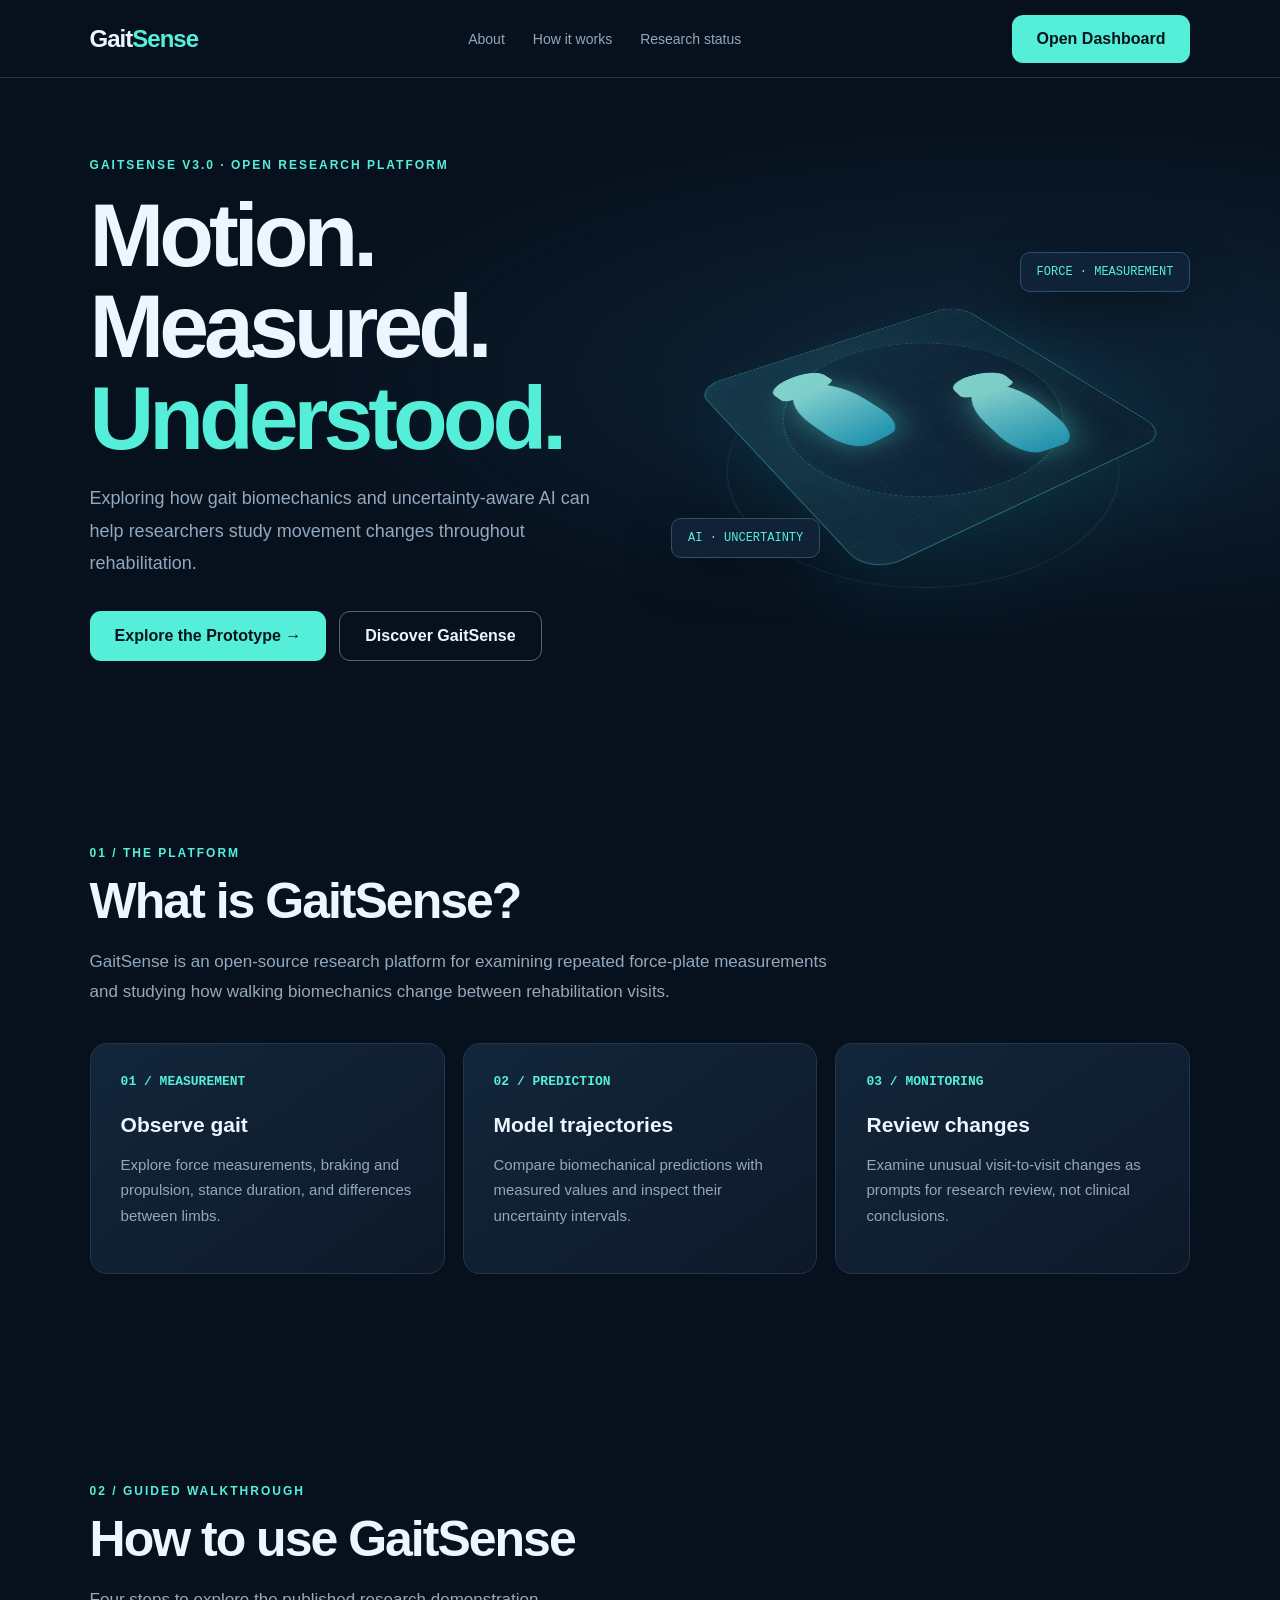
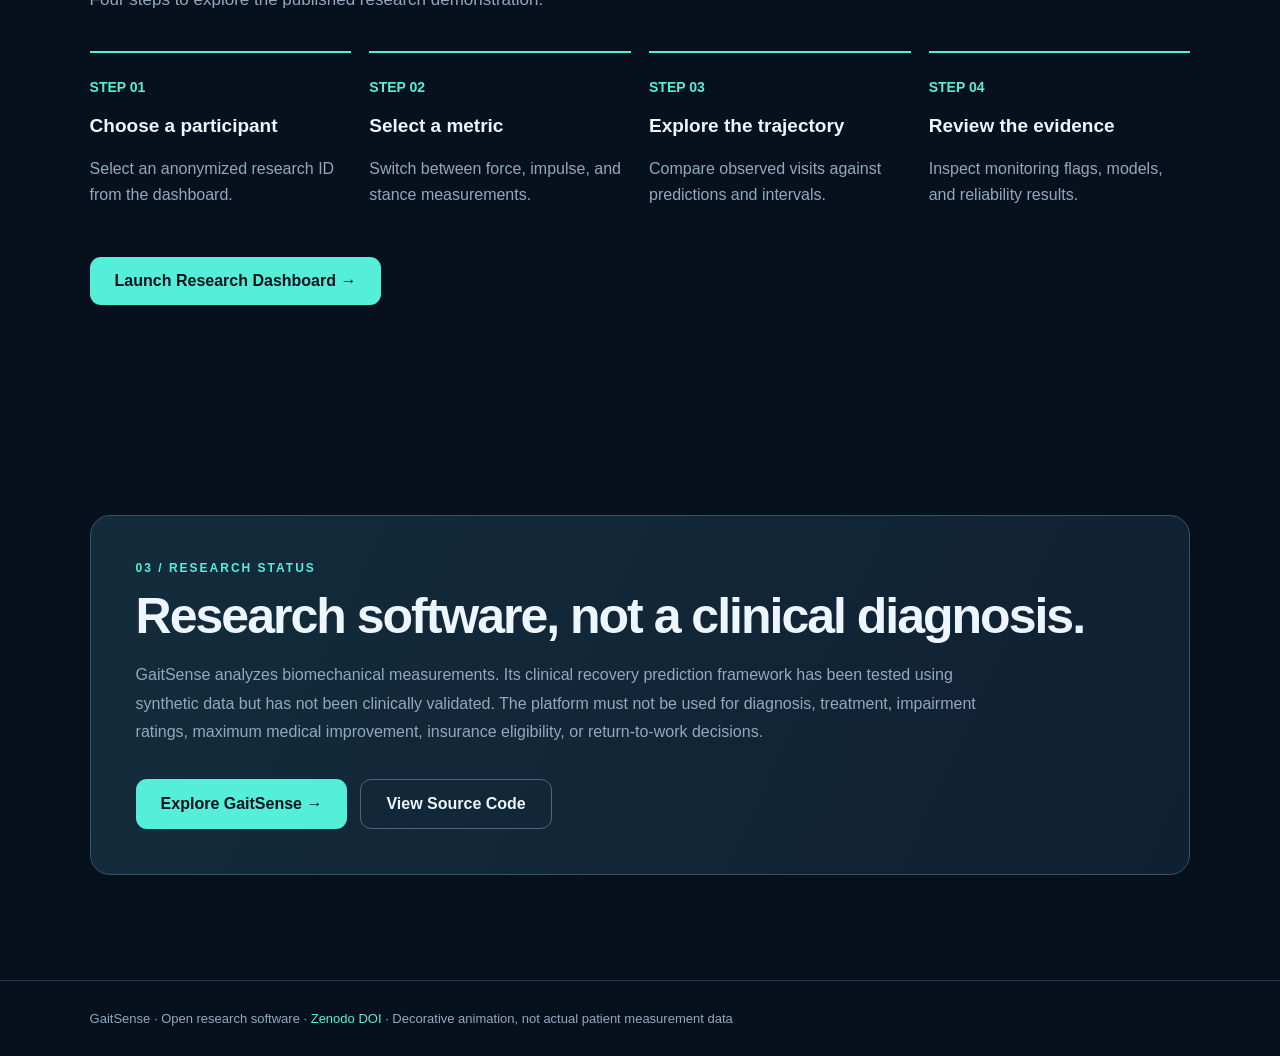
<file: index.html>
<!DOCTYPE html>
<html lang="en">
<head>
<meta charset="UTF-8">
<meta name="viewport" content="width=device-width, initial-scale=1">
<title>GaitSense | Rehabilitation Intelligence</title>
<style>
:root {
  --bg:#07111e;
  --panel:#101e30;
  --line:#23354b;
  --white:#edf6ff;
  --muted:#93a8bd;
  --teal:#55efd9;
  --blue:#79aaff;
}
* {box-sizing:border-box}
html {scroll-behavior:smooth}
body {
  margin:0;
  font-family:Inter,-apple-system,BlinkMacSystemFont,"Segoe UI",sans-serif;
  color:var(--white);
  background:var(--bg);
}
a {color:inherit;text-decoration:none}
nav {
  height:78px;
  display:flex;
  align-items:center;
  justify-content:space-between;
  padding:0 7%;
  border-bottom:1px solid var(--line);
  background:#07111eea;
}
.brand {font-size:24px;font-weight:800;letter-spacing:-1px}
.brand span {color:var(--teal)}
nav .links {display:flex;gap:28px;color:var(--muted);font-size:14px}
.button {
  display:inline-flex;align-items:center;justify-content:center;
  padding:15px 25px;
  background:var(--teal);
  color:#06141d;
  border-radius:11px;
  font-weight:750;
  transition:transform .2s,box-shadow .2s;
}
.button:hover {transform:translateY(-3px);box-shadow:0 10px 35px #55efd92a}
.secondary {
  background:transparent;color:var(--white);
  border:1px solid #50647e;
}
.hero {
  min-height:650px;
  display:grid;
  grid-template-columns:1fr 1fr;
  align-items:center;
  gap:30px;
  padding:80px 7%;
  overflow:hidden;
  background:
    radial-gradient(ellipse at 80% 45%,#15385080,transparent 50%),
    var(--bg);
}
.eyebrow {
  color:var(--teal);text-transform:uppercase;
  font-size:12px;font-weight:750;letter-spacing:2px;
}
h1 {font-size:clamp(52px,7vw,100px);letter-spacing:-5px;line-height:1.02;margin:18px 0}
h1 span {color:var(--teal)}
.hero p {color:var(--muted);font-size:18px;line-height:1.8;max-width:580px}
.actions {display:flex;gap:13px;flex-wrap:wrap;margin-top:32px}
.visual {
  min-height:450px;
  display:flex;
  align-items:center;
  justify-content:center;
  perspective:900px;
  position:relative;
}
.platform {
  position:relative;
  width:340px;height:340px;
  transform:rotateX(57deg) rotateZ(-35deg);
  transform-style:preserve-3d;
  border:1px solid #55efd95c;
  border-radius:30px;
  background:
   repeating-linear-gradient(0deg,transparent 0 35px,#55efd911 36px),
   repeating-linear-gradient(90deg,transparent 0 35px,#55efd911 36px),
   linear-gradient(135deg,#143447,#0b1a2c);
  box-shadow:0 40px 100px #00c7ce16,inset 0 0 80px #55efd910;
  animation:float 6s ease-in-out infinite;
}
.platform:before {
  content:"";
  position:absolute;inset:30px;
  border:1px dashed #55efd950;border-radius:50%;
  box-shadow:0 0 70px #55efd91b;
}
.foot {
  position:absolute;
  width:68px;height:126px;
  border-radius:48% 48% 32% 32%;
  background:linear-gradient(#a7fff0,#25adcb);
  box-shadow:0 0 35px #55efd981;
  opacity:.8;
  animation:step 2s ease-in-out infinite alternate;
}
.foot:before {
  content:"";
  position:absolute;
  width:63px;height:37px;
  top:-24px;left:3px;
  border-radius:48% 48% 20% 20%;
  background:#9af8ec;
}
.left {top:62px;left:65px;transform:rotate(-7deg)}
.right {bottom:45px;right:65px;transform:rotate(7deg);animation-delay:-1s}
.ring {
  position:absolute;inset:-30px;
  border:1px solid #79aaff24;
  border-radius:50%;
  transform:translateZ(-50px);
}
@keyframes float {
  50% {transform:rotateX(57deg) rotateZ(-31deg) translateZ(22px)}
}
@keyframes step {
  from {opacity:.25;filter:brightness(.7)}
  to {opacity:1;filter:brightness(1.35);box-shadow:0 0 60px #55efd9}
}
.float-label {
  position:absolute;
  background:#122337ed;
  border:1px solid #305068;
  color:var(--teal);
  padding:12px 16px;
  border-radius:10px;
  font:12px ui-monospace,monospace;
  box-shadow:0 15px 50px #0005;
}
.label1 {right:0;top:15%}
.label2 {left:3%;bottom:17%}
section {padding:105px 7%}
.section-head {max-width:760px;margin-bottom:36px}
h2 {font-size:clamp(32px,4vw,50px);letter-spacing:-2px;margin:12px 0}
.section-head p {color:var(--muted);font-size:17px;line-height:1.75}
.cards {display:grid;grid-template-columns:repeat(3,1fr);gap:18px}
.card {
  background:linear-gradient(145deg,#13263a,#0d1929);
  border:1px solid var(--line);
  border-radius:17px;
  padding:30px;
}
.card .number {color:var(--teal);font:700 13px ui-monospace,monospace}
.card h3 {font-size:21px;margin:24px 0 10px}
.card p {color:var(--muted);line-height:1.7;font-size:15px}
.steps {display:grid;grid-template-columns:repeat(4,1fr);gap:18px}
.step {border-top:2px solid var(--teal);padding-top:25px}
.step strong {color:var(--teal);font-size:14px}
.step h3 {font-size:19px}
.step p {color:var(--muted);line-height:1.65}
.callout {
  border:1px solid #31556c;border-radius:20px;
  padding:45px;
  background:linear-gradient(115deg,#132c3b,#102033);
}
.callout p {color:var(--muted);line-height:1.8;max-width:850px}
footer {
  padding:30px 7%;border-top:1px solid var(--line);
  color:var(--muted);font-size:13px;
}
footer a {color:var(--teal)}
@media(max-width:900px) {
  .hero {grid-template-columns:1fr;padding-top:55px}
  .visual {min-height:370px}
  .cards,.steps {grid-template-columns:1fr 1fr}
  nav .links {display:none}
}
@media(max-width:550px) {
  .cards,.steps {grid-template-columns:1fr}
  .platform {transform:scale(.75) rotateX(57deg) rotateZ(-35deg)}
  h1 {letter-spacing:-3px}
  .visual {min-height:300px}
  .float-label {font-size:10px}
}
@media(prefers-reduced-motion:reduce) {
  *,*:before,*:after {animation:none!important;scroll-behavior:auto!important}
}
</style>
</head>
<body>
<nav>
 <a class="brand" href="./">Gait<span>Sense</span></a>
 <div class="links">
  <a href="#about">About</a>
  <a href="#how">How it works</a>
  <a href="#research">Research status</a>
 </div>
 <a class="button" href="review.html">Open Dashboard</a>
</nav>

<main>
 <div class="hero">
  <div>
   <div class="eyebrow">GaitSense v3.0 · Open Research Platform</div>
   <h1>Motion.<br>Measured.<br><span>Understood.</span></h1>
   <p>Exploring how gait biomechanics and uncertainty-aware AI
   can help researchers study movement changes throughout rehabilitation.</p>
   <div class="actions">
    <a class="button" href="review.html">Explore the Prototype →</a>
    <a class="button secondary" href="#about">Discover GaitSense</a>
   </div>
  </div>
  <div class="visual" aria-label="Decorative animated foot-contact visualization">
   <div class="platform" aria-hidden="true">
    <div class="ring"></div>
    <div class="foot left"></div>
    <div class="foot right"></div>
   </div>
   <div class="float-label label1">FORCE · MEASUREMENT</div>
   <div class="float-label label2">AI · UNCERTAINTY</div>
  </div>
 </div>

 <section id="about">
  <div class="section-head">
   <div class="eyebrow">01 / The platform</div>
   <h2>What is GaitSense?</h2>
   <p>GaitSense is an open-source research platform for examining
   repeated force-plate measurements and studying how walking
   biomechanics change between rehabilitation visits.</p>
  </div>
  <div class="cards">
   <div class="card">
    <div class="number">01 / MEASUREMENT</div>
    <h3>Observe gait</h3>
    <p>Explore force measurements, braking and propulsion,
    stance duration, and differences between limbs.</p>
   </div>
   <div class="card">
    <div class="number">02 / PREDICTION</div>
    <h3>Model trajectories</h3>
    <p>Compare biomechanical predictions with measured values
    and inspect their uncertainty intervals.</p>
   </div>
   <div class="card">
    <div class="number">03 / MONITORING</div>
    <h3>Review changes</h3>
    <p>Examine unusual visit-to-visit changes as prompts
    for research review, not clinical conclusions.</p>
   </div>
  </div>
 </section>

 <section id="how">
  <div class="section-head">
   <div class="eyebrow">02 / Guided walkthrough</div>
   <h2>How to use GaitSense</h2>
   <p>Four steps to explore the published research demonstration.</p>
  </div>
  <div class="steps">
   <div class="step">
    <strong>STEP 01</strong>
    <h3>Choose a participant</h3>
    <p>Select an anonymized research ID from the dashboard.</p>
   </div>
   <div class="step">
    <strong>STEP 02</strong>
    <h3>Select a metric</h3>
    <p>Switch between force, impulse, and stance measurements.</p>
   </div>
   <div class="step">
    <strong>STEP 03</strong>
    <h3>Explore the trajectory</h3>
    <p>Compare observed visits against predictions and intervals.</p>
   </div>
   <div class="step">
    <strong>STEP 04</strong>
    <h3>Review the evidence</h3>
    <p>Inspect monitoring flags, models, and reliability results.</p>
   </div>
  </div>
  <div class="actions">
   <a class="button" href="review.html">Launch Research Dashboard →</a>
  </div>
 </section>

 <section id="research">
  <div class="callout">
   <div class="eyebrow">03 / Research status</div>
   <h2>Research software, not a clinical diagnosis.</h2>
   <p>GaitSense analyzes biomechanical measurements. Its clinical
   recovery prediction framework has been tested using synthetic data
   but has not been clinically validated. The platform must not be
   used for diagnosis, treatment, impairment ratings, maximum medical
   improvement, insurance eligibility, or return-to-work decisions.</p>
   <div class="actions">
    <a class="button" href="review.html">Explore GaitSense →</a>
    <a class="button secondary"
       href="https://github.com/sohaarian/GaitSense">
       View Source Code
    </a>
   </div>
  </div>
 </section>
</main>

<footer>
 GaitSense · Open research software ·
 <a href="https://doi.org/10.5281/zenodo.23631242">Zenodo DOI</a>
 · Decorative animation, not actual patient measurement data
</footer>
</body>
</html>
</file>
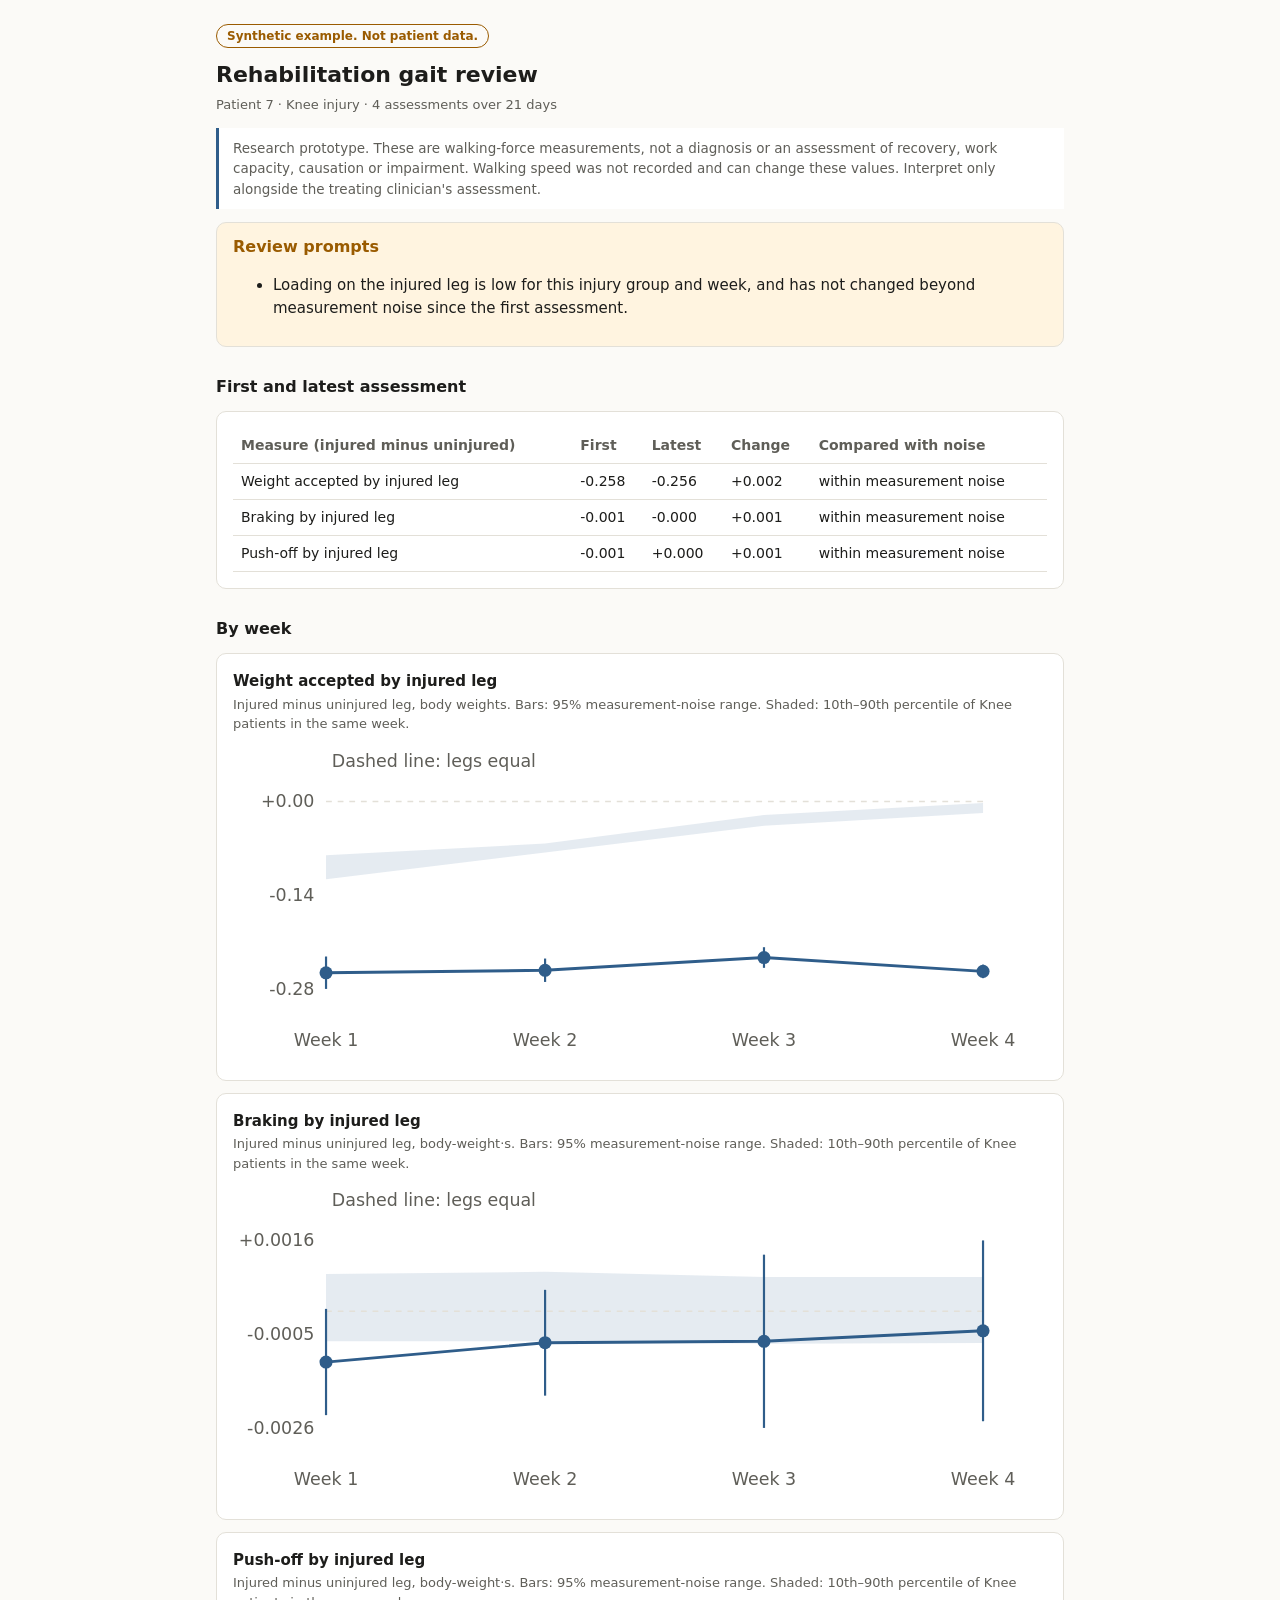
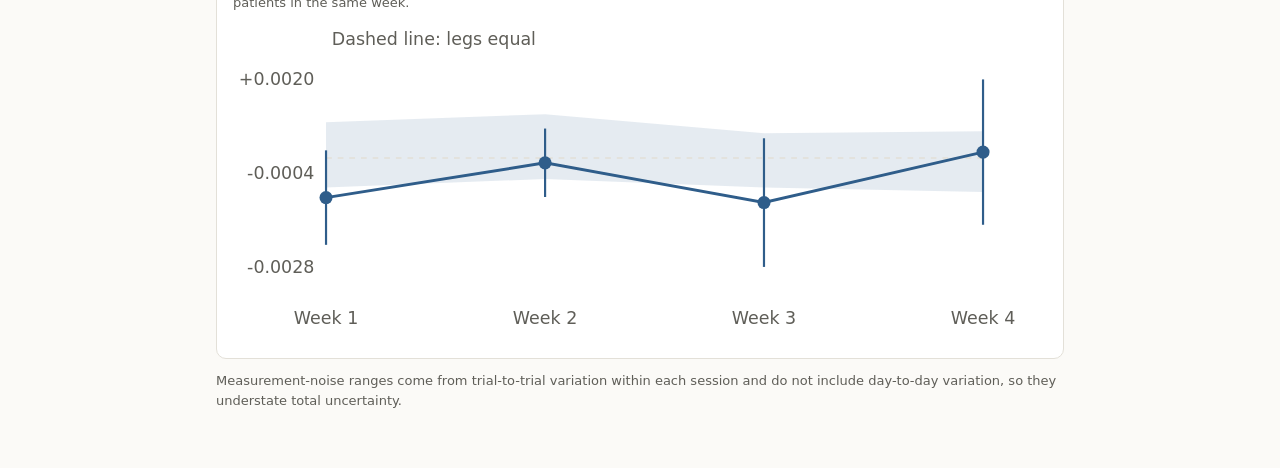
<file: docs/demo_review_synthetic.html>
<!doctype html><html lang="en"><head><meta charset="utf-8">
<meta name="viewport" content="width=device-width,initial-scale=1"><title>Rehabilitation Gait Review</title>
<style>
:root{--bg:#fbfaf7;--card:#fff;--ink:#1d1d1b;--muted:#5f5e58;--rule:#e3e0d8;--accent:#2f5d8a;--band:#2f5d8a1f;--warn:#9a5b00;--warnbg:#fff4e0}
@media (prefers-color-scheme:dark){:root:not([data-theme="light"]){--bg:#151514;--card:#1e1e1c;--ink:#ecebe6;--muted:#a8a69e;--rule:#34332f;--accent:#8fb6dd;--band:#8fb6dd26;--warn:#f0b35c;--warnbg:#3a2c12}}
:root[data-theme="dark"]{--bg:#151514;--card:#1e1e1c;--ink:#ecebe6;--muted:#a8a69e;--rule:#34332f;--accent:#8fb6dd;--band:#8fb6dd26;--warn:#f0b35c;--warnbg:#3a2c12}
*{box-sizing:border-box} body{margin:0;background:var(--bg);color:var(--ink);font:15px/1.5 system-ui,-apple-system,Segoe UI,sans-serif}
main{max-width:880px;margin:0 auto;padding:24px 16px 48px} h1{font-size:22px;margin:0 0 4px} h2{font-size:16px;margin:28px 0 8px} h3{font-size:15px;margin:0 0 2px}
.meta,.unit{color:var(--muted);font-size:13px;margin:0 0 10px} .card{background:var(--card);border:1px solid var(--rule);border-radius:10px;padding:16px;margin:12px 0}
.notice{border-left:3px solid var(--accent);padding:10px 14px;background:var(--card);font-size:13.5px;color:var(--muted)}
.flags{background:var(--warnbg);border:1px solid var(--rule);border-radius:10px;padding:12px 16px} .flags h2{margin:0 0 6px;color:var(--warn)}
.synthetic{display:inline-block;font-size:12px;font-weight:600;color:var(--warn);border:1px solid var(--warn);border-radius:999px;padding:2px 10px;margin-bottom:10px}
table{width:100%;border-collapse:collapse;font-size:14px} th,td{text-align:left;padding:7px 8px;border-bottom:1px solid var(--rule)} th{color:var(--muted);font-weight:600}
.tablewrap{overflow-x:auto} svg{width:100%;height:auto;display:block} .band{fill:var(--band)} .zero{stroke:var(--rule);stroke-dasharray:4 4}
.trend{fill:none;stroke:var(--accent);stroke-width:2} .dot{fill:var(--accent)} .err{stroke:var(--accent);stroke-width:1.5} .tick{fill:var(--muted);font-size:12px}
</style></head><body><main>
<div class="synthetic">Synthetic example. Not patient data.</div><h1>Rehabilitation gait review</h1>
<p class="meta">Patient 7 · Knee injury · 4 assessments over 21 days</p>
<p class="notice">Research prototype. These are walking-force measurements, not a diagnosis or an assessment of recovery, work capacity, causation or impairment. Walking speed was not recorded and can change these values. Interpret only alongside the treating clinician's assessment.</p>
<div class="flags"><h2>Review prompts</h2><ul><li>Loading on the injured leg is low for this injury group and week, and has not changed beyond measurement noise since the first assessment.</li></ul></div>
<h2>First and latest assessment</h2>
<div class="card tablewrap"><table><tr><th>Measure (injured minus uninjured)</th><th>First</th><th>Latest</th><th>Change</th><th>Compared with noise</th></tr><tr><td>Weight accepted by injured leg</td><td>-0.258</td><td>-0.256</td><td>+0.002</td><td>within measurement noise</td></tr><tr><td>Braking by injured leg</td><td>-0.001</td><td>-0.000</td><td>+0.001</td><td>within measurement noise</td></tr><tr><td>Push-off by injured leg</td><td>-0.001</td><td>+0.000</td><td>+0.001</td><td>within measurement noise</td></tr></table></div>
<h2>By week</h2><section class="card"><h3>Weight accepted by injured leg</h3><p class="unit">Injured minus uninjured leg, body weights. Bars: 95% measurement-noise range. Shaded: 10th–90th percentile of Knee patients in the same week.</p><svg viewBox="0 0 560 220" role="img" aria-label="Weight accepted by injured leg by week"><polygon points="64.0,76.6 214.7,68.5 365.3,48.9 516.0,40.6 516.0,47.4 365.3,56.3 214.7,74.6 64.0,93.1" class="band"/><line x1="64" x2="516" y1="39.5" y2="39.5" class="zero"/><text x="68" y="16" class="tick">Dashed line: legs equal</text><text x="64.0" y="208" class="tick" text-anchor="middle">Week 1</text><text x="214.7" y="208" class="tick" text-anchor="middle">Week 2</text><text x="365.3" y="208" class="tick" text-anchor="middle">Week 3</text><text x="516.0" y="208" class="tick" text-anchor="middle">Week 4</text><polyline points="64.0,157.4 214.7,155.7 365.3,146.9 516.0,156.4" class="trend"/><line x1="64.0" x2="64.0" y1="168.5" y2="146.2" class="err"/><circle cx="64.0" cy="157.4" r="4.5" class="dot"/><line x1="214.7" x2="214.7" y1="163.7" y2="147.6" class="err"/><circle cx="214.7" cy="155.7" r="4.5" class="dot"/><line x1="365.3" x2="365.3" y1="154.0" y2="139.8" class="err"/><circle cx="365.3" cy="146.9" r="4.5" class="dot"/><line x1="516.0" x2="516.0" y1="161.1" y2="151.8" class="err"/><circle cx="516.0" cy="156.4" r="4.5" class="dot"/><text x="56" y="172.5" class="tick" text-anchor="end">-0.28</text><text x="56" y="108.0" class="tick" text-anchor="end">-0.14</text><text x="56" y="43.5" class="tick" text-anchor="end">+0.00</text></svg></section><section class="card"><h3>Braking by injured leg</h3><p class="unit">Injured minus uninjured leg, body-weight·s. Bars: 95% measurement-noise range. Shaded: 10th–90th percentile of Knee patients in the same week.</p><svg viewBox="0 0 560 220" role="img" aria-label="Braking by injured leg by week"><polygon points="64.0,62.6 214.7,61.1 365.3,64.6 516.0,64.6 516.0,110.1 365.3,110.6 214.7,108.9 64.0,108.8" class="band"/><line x1="64" x2="516" y1="88.2" y2="88.2" class="zero"/><text x="68" y="16" class="tick">Dashed line: legs equal</text><text x="64.0" y="208" class="tick" text-anchor="middle">Week 1</text><text x="214.7" y="208" class="tick" text-anchor="middle">Week 2</text><text x="365.3" y="208" class="tick" text-anchor="middle">Week 3</text><text x="516.0" y="208" class="tick" text-anchor="middle">Week 4</text><polyline points="64.0,123.2 214.7,109.9 365.3,108.9 516.0,101.7" class="trend"/><line x1="64.0" x2="64.0" y1="159.7" y2="86.6" class="err"/><circle cx="64.0" cy="123.2" r="4.5" class="dot"/><line x1="214.7" x2="214.7" y1="146.3" y2="73.5" class="err"/><circle cx="214.7" cy="109.9" r="4.5" class="dot"/><line x1="365.3" x2="365.3" y1="168.5" y2="49.3" class="err"/><circle cx="365.3" cy="108.9" r="4.5" class="dot"/><line x1="516.0" x2="516.0" y1="163.9" y2="39.5" class="err"/><circle cx="516.0" cy="101.7" r="4.5" class="dot"/><text x="56" y="172.5" class="tick" text-anchor="end">-0.0026</text><text x="56" y="108.0" class="tick" text-anchor="end">-0.0005</text><text x="56" y="43.5" class="tick" text-anchor="end">+0.0016</text></svg></section><section class="card"><h3>Push-off by injured leg</h3><p class="unit">Injured minus uninjured leg, body-weight·s. Bars: 95% measurement-noise range. Shaded: 10th–90th percentile of Knee patients in the same week.</p><svg viewBox="0 0 560 220" role="img" aria-label="Push-off by injured leg by week"><polygon points="64.0,68.9 214.7,63.4 365.3,76.5 516.0,75.1 516.0,116.9 365.3,113.9 214.7,108.0 64.0,113.9" class="band"/><line x1="64" x2="516" y1="93.5" y2="93.5" class="zero"/><text x="68" y="16" class="tick">Dashed line: legs equal</text><text x="64.0" y="208" class="tick" text-anchor="middle">Week 1</text><text x="214.7" y="208" class="tick" text-anchor="middle">Week 2</text><text x="365.3" y="208" class="tick" text-anchor="middle">Week 3</text><text x="516.0" y="208" class="tick" text-anchor="middle">Week 4</text><polyline points="64.0,120.8 214.7,96.9 365.3,124.2 516.0,89.5" class="trend"/><line x1="64.0" x2="64.0" y1="153.3" y2="88.3" class="err"/><circle cx="64.0" cy="120.8" r="4.5" class="dot"/><line x1="214.7" x2="214.7" y1="120.4" y2="73.3" class="err"/><circle cx="214.7" cy="96.9" r="4.5" class="dot"/><line x1="365.3" x2="365.3" y1="168.5" y2="80.0" class="err"/><circle cx="365.3" cy="124.2" r="4.5" class="dot"/><line x1="516.0" x2="516.0" y1="139.5" y2="39.5" class="err"/><circle cx="516.0" cy="89.5" r="4.5" class="dot"/><text x="56" y="172.5" class="tick" text-anchor="end">-0.0028</text><text x="56" y="108.0" class="tick" text-anchor="end">-0.0004</text><text x="56" y="43.5" class="tick" text-anchor="end">+0.0020</text></svg></section>
<p class="unit">Measurement-noise ranges come from trial-to-trial variation within each session and do not include day-to-day variation, so they understate total uncertainty.</p>
</main></body></html>
</file>
